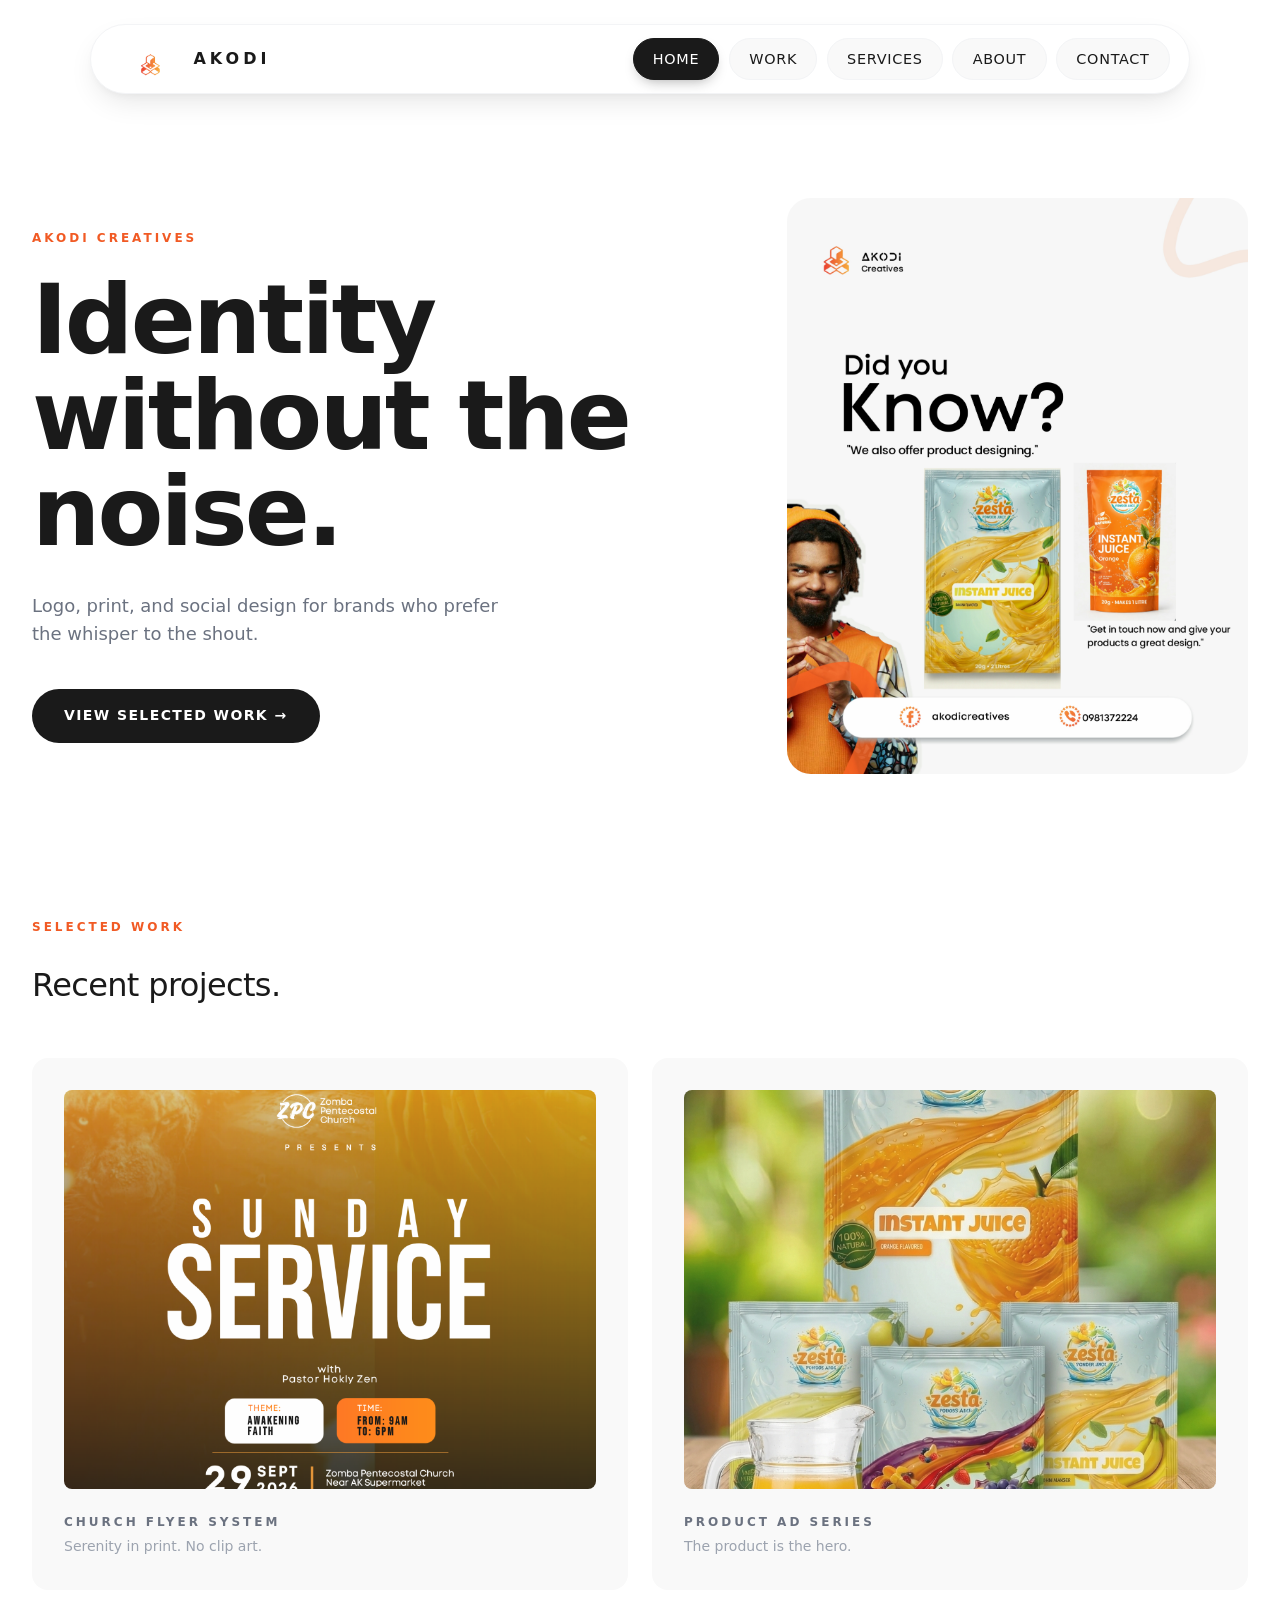
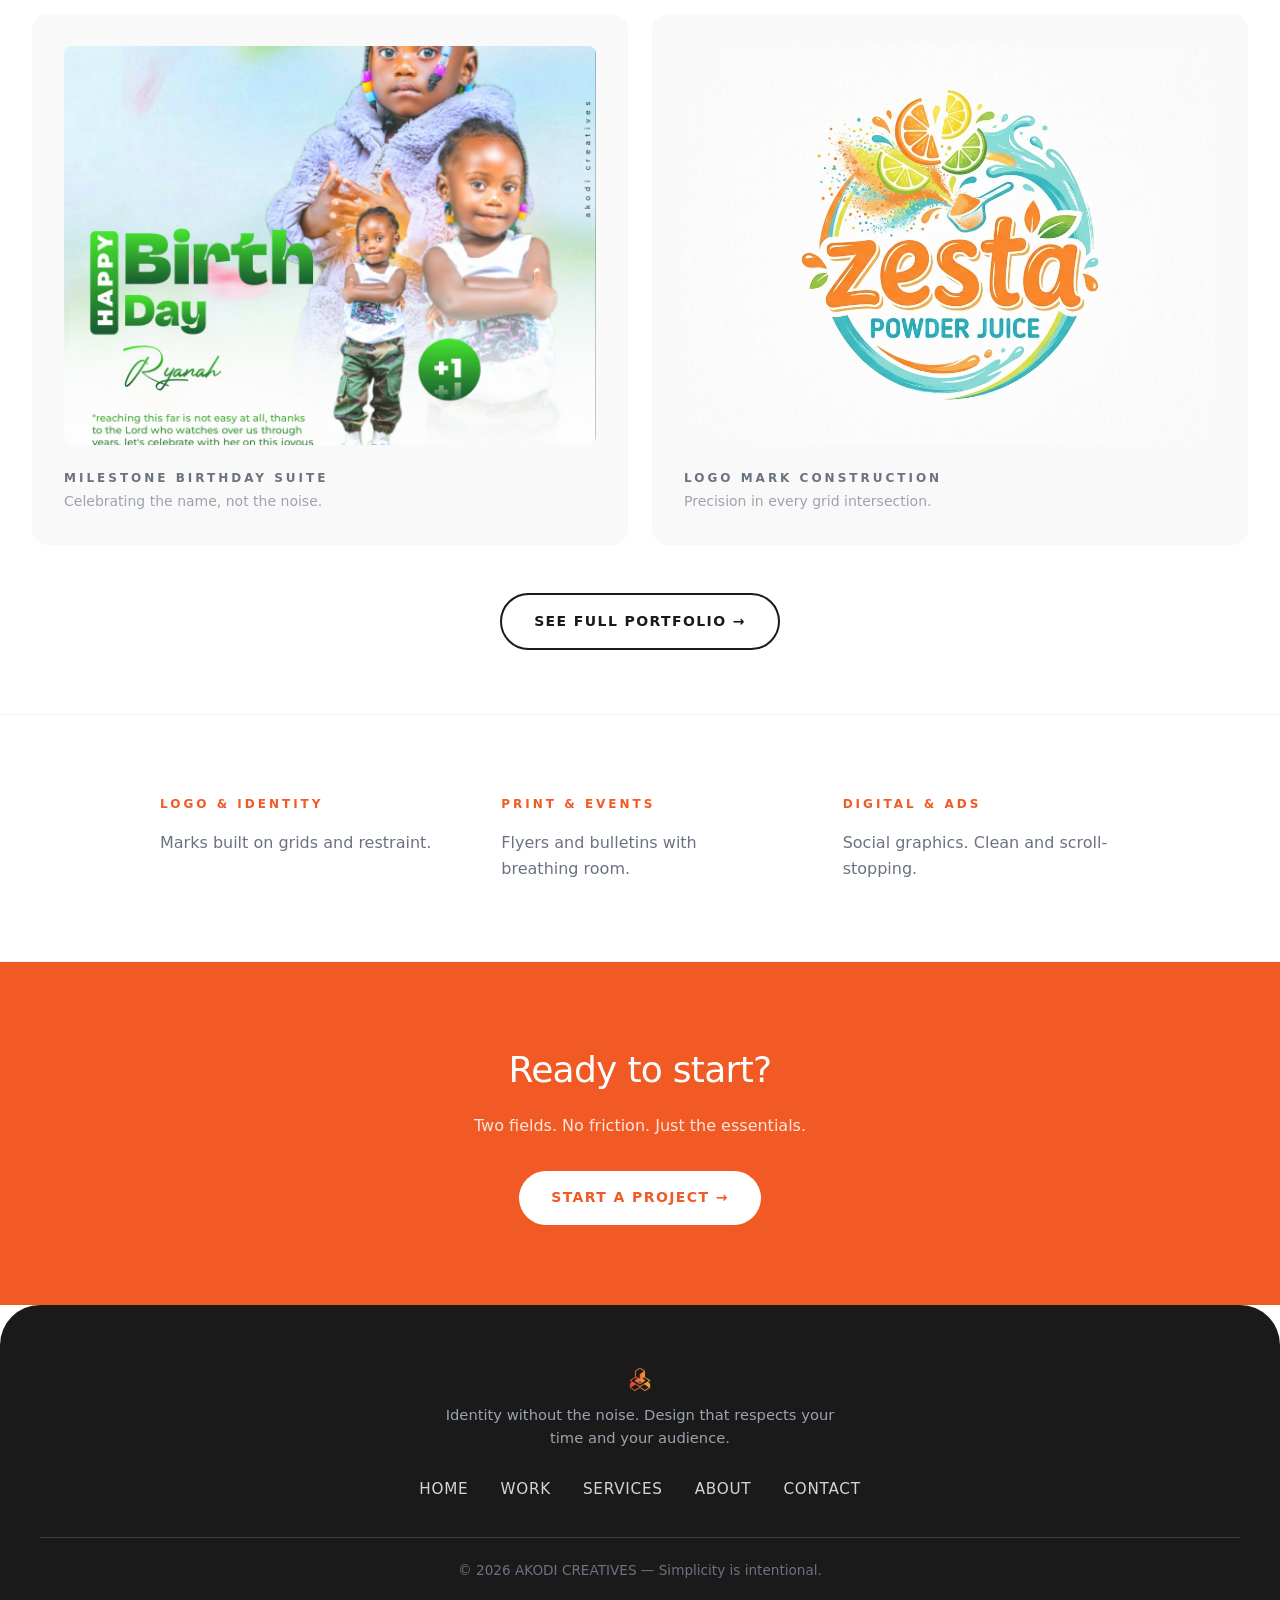
<file: index.html>
<!DOCTYPE html>
<html lang="en">
<head>
    <meta charset="UTF-8">
    <meta name="viewport" content="width=device-width, initial-scale=1.0">
    <title>AKODI CREATIVES — Home</title>
    <link rel="shortcut icon" href="Images/akodi-logo.png" type="image/x-icon">
    <link rel="stylesheet" href="css/style.css">
</head>
<body>

    <!-- ================= NAVBAR ================= -->
    <div class="nav-wrapper">
        <nav class="navbar">
            <a href="index.html" class="logo">
                <img src="images/akodi-logo.png" alt="AKODI logo">
                <span class="logo-text">AKODI</span>
            </a>
            <div class="nav-links">
                <a href="index.html" class="nav-link active">Home</a>
                <a href="work.html" class="nav-link">Work</a>
                <a href="services.html" class="nav-link">Services</a>
                <a href="about.html" class="nav-link">About</a>
                <a href="contact.html" class="nav-link">Contact</a>
            </div>
        </nav>
    </div>

    <!-- ================= HERO ================= -->
    <section class="hero">
        <div class="hero-inner">
            <div class="hero-text">
                <p class="eyebrow">AKODI CREATIVES</p>
                <h1>Identity<br>without the<br>noise.</h1>
                <p class="hero-sub">Logo, print, and social design for brands who prefer the whisper to the shout.</p>
                <a href="work.html" class="btn">View Selected Work →</a>
            </div>
            <div class="hero-visual">
                <img src="images/hero-image.jpg" alt="AKODI hero" class="hero-img">
            </div>
        </div>
    </section>

    <!-- ================= FEATURED WORK ================= -->
    <section class="featured">
        <div class="featured-inner">
            <div class="featured-header">
                <p class="eyebrow">SELECTED WORK</p>
                <h2>Recent projects.</h2>
            </div>

            <div class="featured-grid">
                <div class="card">
                    <img src="images/work-church-flyer.png" alt="Church Flyer System" class="card-img">
                    <p class="card-label">Church Flyer System</p>
                    <p class="card-desc">Serenity in print. No clip art.</p>
                </div>

                <div class="card">
                    <img src="images/work-product-ad.jpeg" alt="Product Ad Series" class="card-img">
                    <p class="card-label">Product Ad Series</p>
                    <p class="card-desc">The product is the hero.</p>
                </div>

                <div class="card">
                    <img src="images/work-birthday-suite.JPG" alt="Milestone Birthday Suite" class="card-img">
                    <p class="card-label">Milestone Birthday Suite</p>
                    <p class="card-desc">Celebrating the name, not the noise.</p>
                </div>

                <div class="card">
                    <img src="images/work-logo-mark.jpeg" alt="Logo Mark Construction" class="card-img">
                    <p class="card-label">Logo Mark Construction</p>
                    <p class="card-desc">Precision in every grid intersection.</p>
                </div>
            </div>

            <div class="featured-cta">
                <a href="work.html" class="btn-outline">See Full Portfolio →</a>
            </div>
        </div>
    </section>

    <!-- ================= SERVICES OVERVIEW ================= -->
    <section class="services-overview">
        <div class="services-inner">
            <div class="services-col">
                <h3>LOGO & IDENTITY</h3>
                <p>Marks built on grids and restraint.</p>
            </div>
            <div class="services-col">
                <h3>PRINT & EVENTS</h3>
                <p>Flyers and bulletins with breathing room.</p>
            </div>
            <div class="services-col">
                <h3>DIGITAL & ADS</h3>
                <p>Social graphics. Clean and scroll-stopping.</p>
            </div>
        </div>
    </section>

    <!-- ================= CTA ================= -->
    <section class="cta-band">
        <div class="cta-inner">
            <h2>Ready to start?</h2>
            <p>Two fields. No friction. Just the essentials.</p>
            <a href="contact.html" class="btn-light">Start a Project →</a>
        </div>
    </section>

    <!-- ================= FOOTER ================= -->
    <footer class="footer">
        <div class="footer-content">
            <div class="footer-brand">
                <img src="images/akodi-logo-white.png" alt="AKODI logo" class="footer-logo">
                <p>Identity without the noise. Design that respects your time and your audience.</p>
            </div>

            <div class="footer-links">
                <a href="index.html">Home</a>
                <a href="work.html">Work</a>
                <a href="services.html">Services</a>
                <a href="about.html">About</a>
                <a href="contact.html">Contact</a>
            </div>

            <p class="footer-copy">© 2026 AKODI CREATIVES — Simplicity is intentional.</p>
        </div>
    </footer>

</body>
</html>
</file>
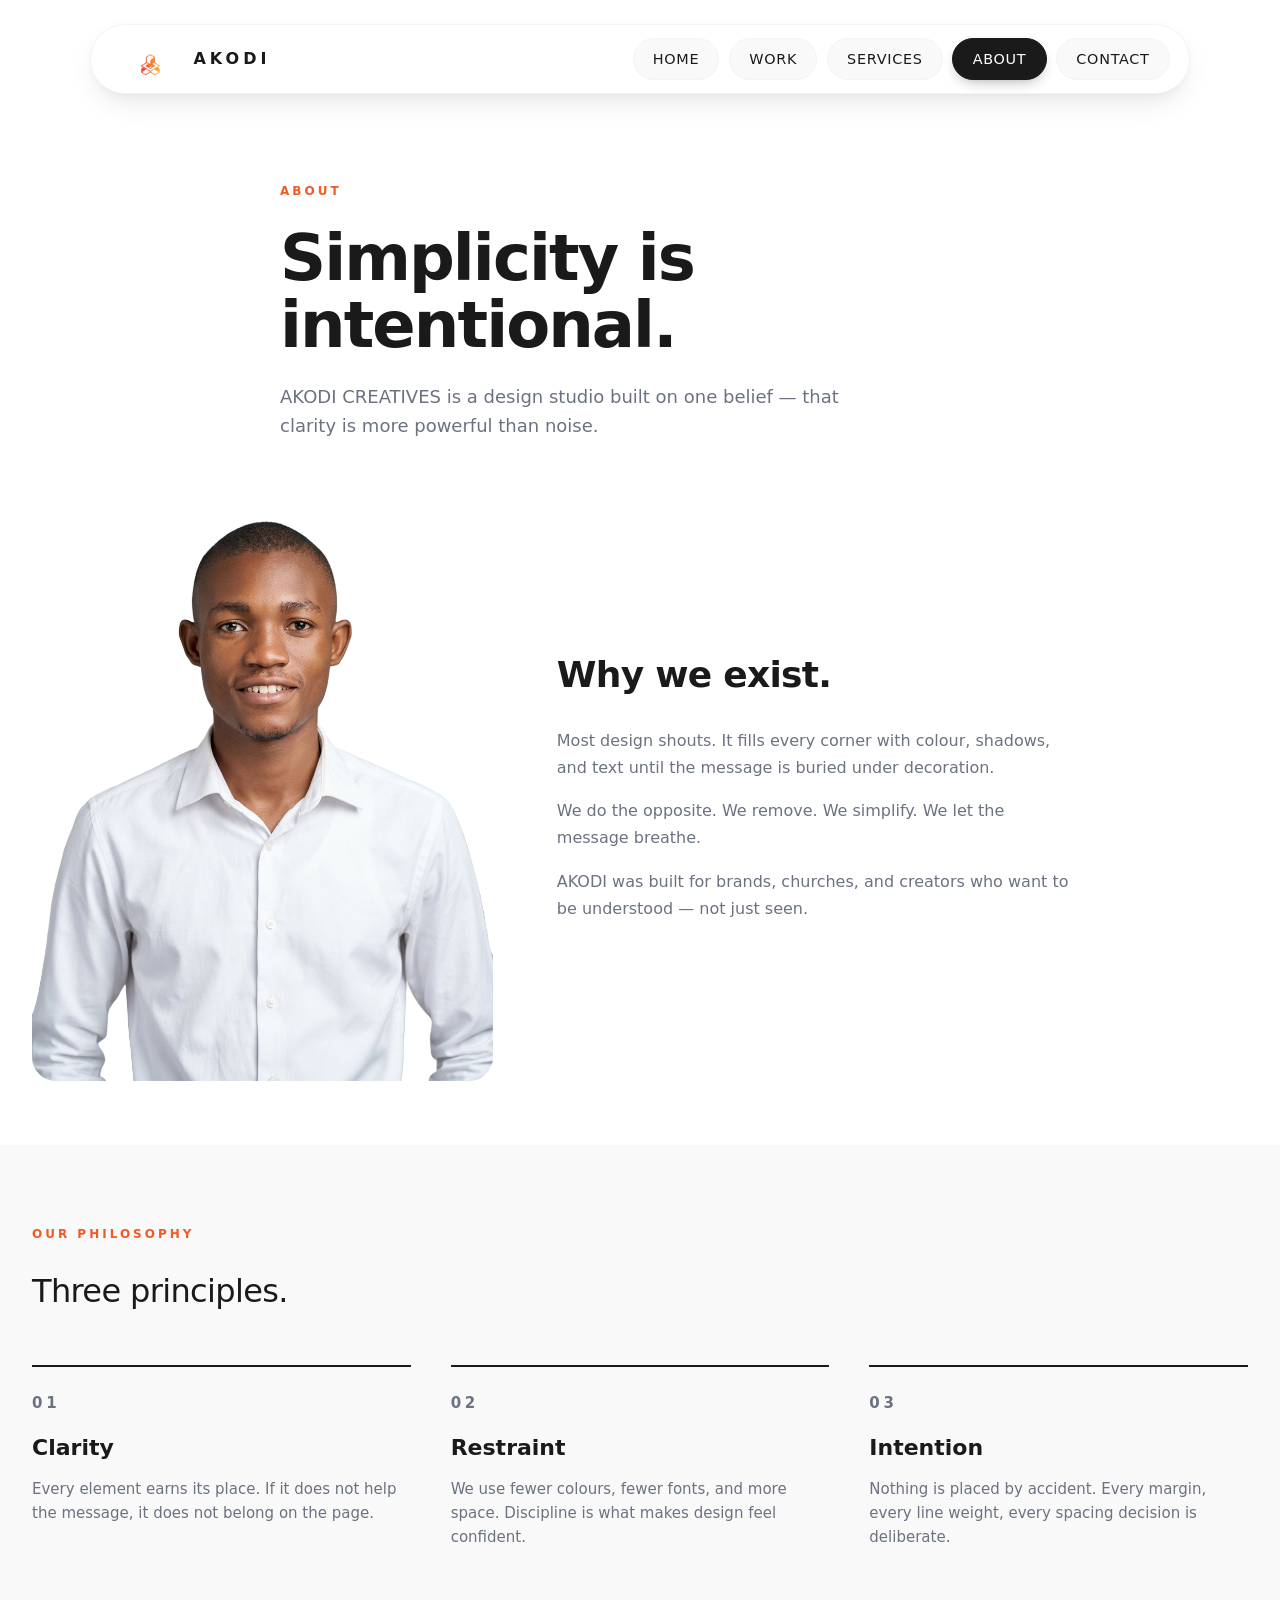
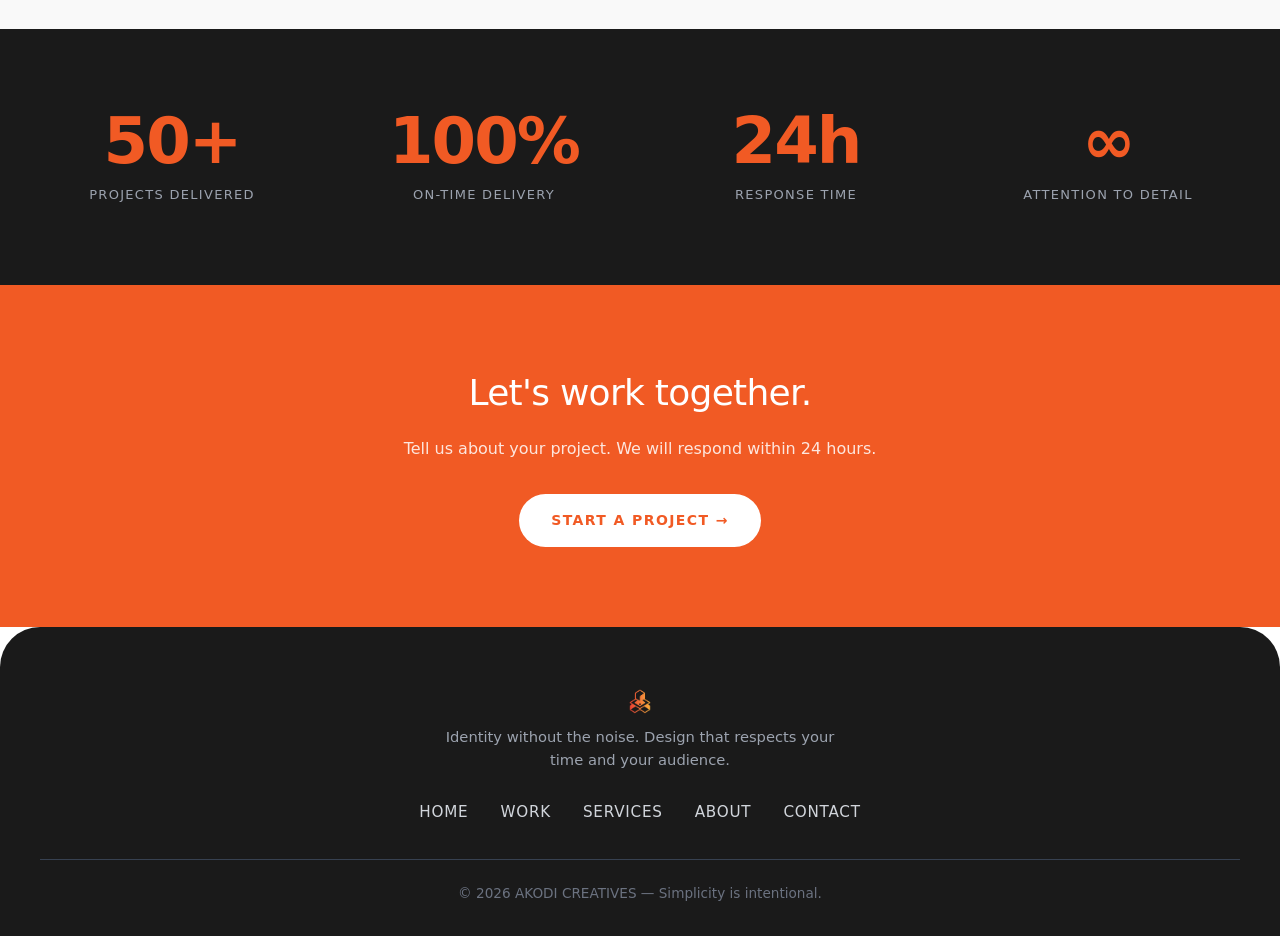
<file: about.html>
<!DOCTYPE html>
<html lang="en">
<head>
    <meta charset="UTF-8">
    <meta name="viewport" content="width=device-width, initial-scale=1.0">
    <title>AKODI CREATIVES — About</title>
    <link rel="shortcut icon" href="images/akodi-logo.png" type="image/x-icon">
    <link rel="stylesheet" href="css/style.css">
</head>
<body>

    <!-- ================= NAVBAR ================= -->
    <div class="nav-wrapper">
        <nav class="navbar">
            <a href="index.html" class="logo">
                <img src="images/akodi-logo.png" alt="AKODI logo">
                <span class="logo-text">AKODI</span>
            </a>
            <div class="nav-links">
                <a href="index.html" class="nav-link">Home</a>
                <a href="work.html" class="nav-link">Work</a>
                <a href="services.html" class="nav-link">Services</a>
                <a href="about.html" class="nav-link active">About</a>
                <a href="contact.html" class="nav-link">Contact</a>
            </div>
        </nav>
    </div>

    <!-- ================= PAGE HEADER ================= -->
    <section class="page-header">
        <div class="page-header-inner">
            <p class="eyebrow">ABOUT</p>
            <h1>Simplicity is intentional.</h1>
            <p class="page-sub">AKODI CREATIVES is a design studio built on one belief — that clarity is more powerful than noise.</p>
        </div>
    </section>

    <!-- ================= ABOUT INTRO ================= -->
    <section class="about-intro">
        <div class="about-intro-inner">
            <div class="about-image">
                <img src="images/about-portrait.png" alt="AKODI founder portrait">
            </div>
            <div class="about-text">
                <h2>Why we exist.</h2>
                <p>Most design shouts. It fills every corner with colour, shadows, and text until the message is buried under decoration.</p>
                <p>We do the opposite. We remove. We simplify. We let the message breathe.</p>
                <p>AKODI was built for brands, churches, and creators who want to be understood — not just seen.</p>
            </div>
        </div>
    </section>

    <!-- ================= PHILOSOPHY ================= -->
    <section class="philosophy">
        <div class="philosophy-inner">
            <p class="eyebrow">OUR PHILOSOPHY</p>
            <h2>Three principles.</h2>

            <div class="philosophy-grid">
                <div class="philosophy-item">
                    <p class="philosophy-num">01</p>
                    <h3>Clarity</h3>
                    <p>Every element earns its place. If it does not help the message, it does not belong on the page.</p>
                </div>
                <div class="philosophy-item">
                    <p class="philosophy-num">02</p>
                    <h3>Restraint</h3>
                    <p>We use fewer colours, fewer fonts, and more space. Discipline is what makes design feel confident.</p>
                </div>
                <div class="philosophy-item">
                    <p class="philosophy-num">03</p>
                    <h3>Intention</h3>
                    <p>Nothing is placed by accident. Every margin, every line weight, every spacing decision is deliberate.</p>
                </div>
            </div>
        </div>
    </section>

    <!-- ================= STATS ================= -->
    <section class="stats">
        <div class="stats-inner">
            <div class="stat-item">
                <p class="stat-number">50+</p>
                <p class="stat-label">Projects delivered</p>
            </div>
            <div class="stat-item">
                <p class="stat-number">100%</p>
                <p class="stat-label">On-time delivery</p>
            </div>
            <div class="stat-item">
                <p class="stat-number">24h</p>
                <p class="stat-label">Response time</p>
            </div>
            <div class="stat-item">
                <p class="stat-number">∞</p>
                <p class="stat-label">Attention to detail</p>
            </div>
        </div>
    </section>

    <!-- ================= CTA ================= -->
    <section class="cta-band">
        <div class="cta-inner">
            <h2>Let's work together.</h2>
            <p>Tell us about your project. We will respond within 24 hours.</p>
            <a href="contact.html" class="btn-light">Start a Project →</a>
        </div>
    </section>

    <!-- ================= FOOTER ================= -->
    <footer class="footer">
        <div class="footer-content">
            <div class="footer-brand">
                <img src="images/akodi-logo-white.png" alt="AKODI logo" class="footer-logo">
                <p>Identity without the noise. Design that respects your time and your audience.</p>
            </div>

            <div class="footer-links">
                <a href="index.html">Home</a>
                <a href="work.html">Work</a>
                <a href="services.html">Services</a>
                <a href="about.html">About</a>
                <a href="contact.html">Contact</a>
            </div>

            <p class="footer-copy">© 2026 AKODI CREATIVES — Simplicity is intentional.</p>
        </div>
    </footer>

</body>
</html>
</file>
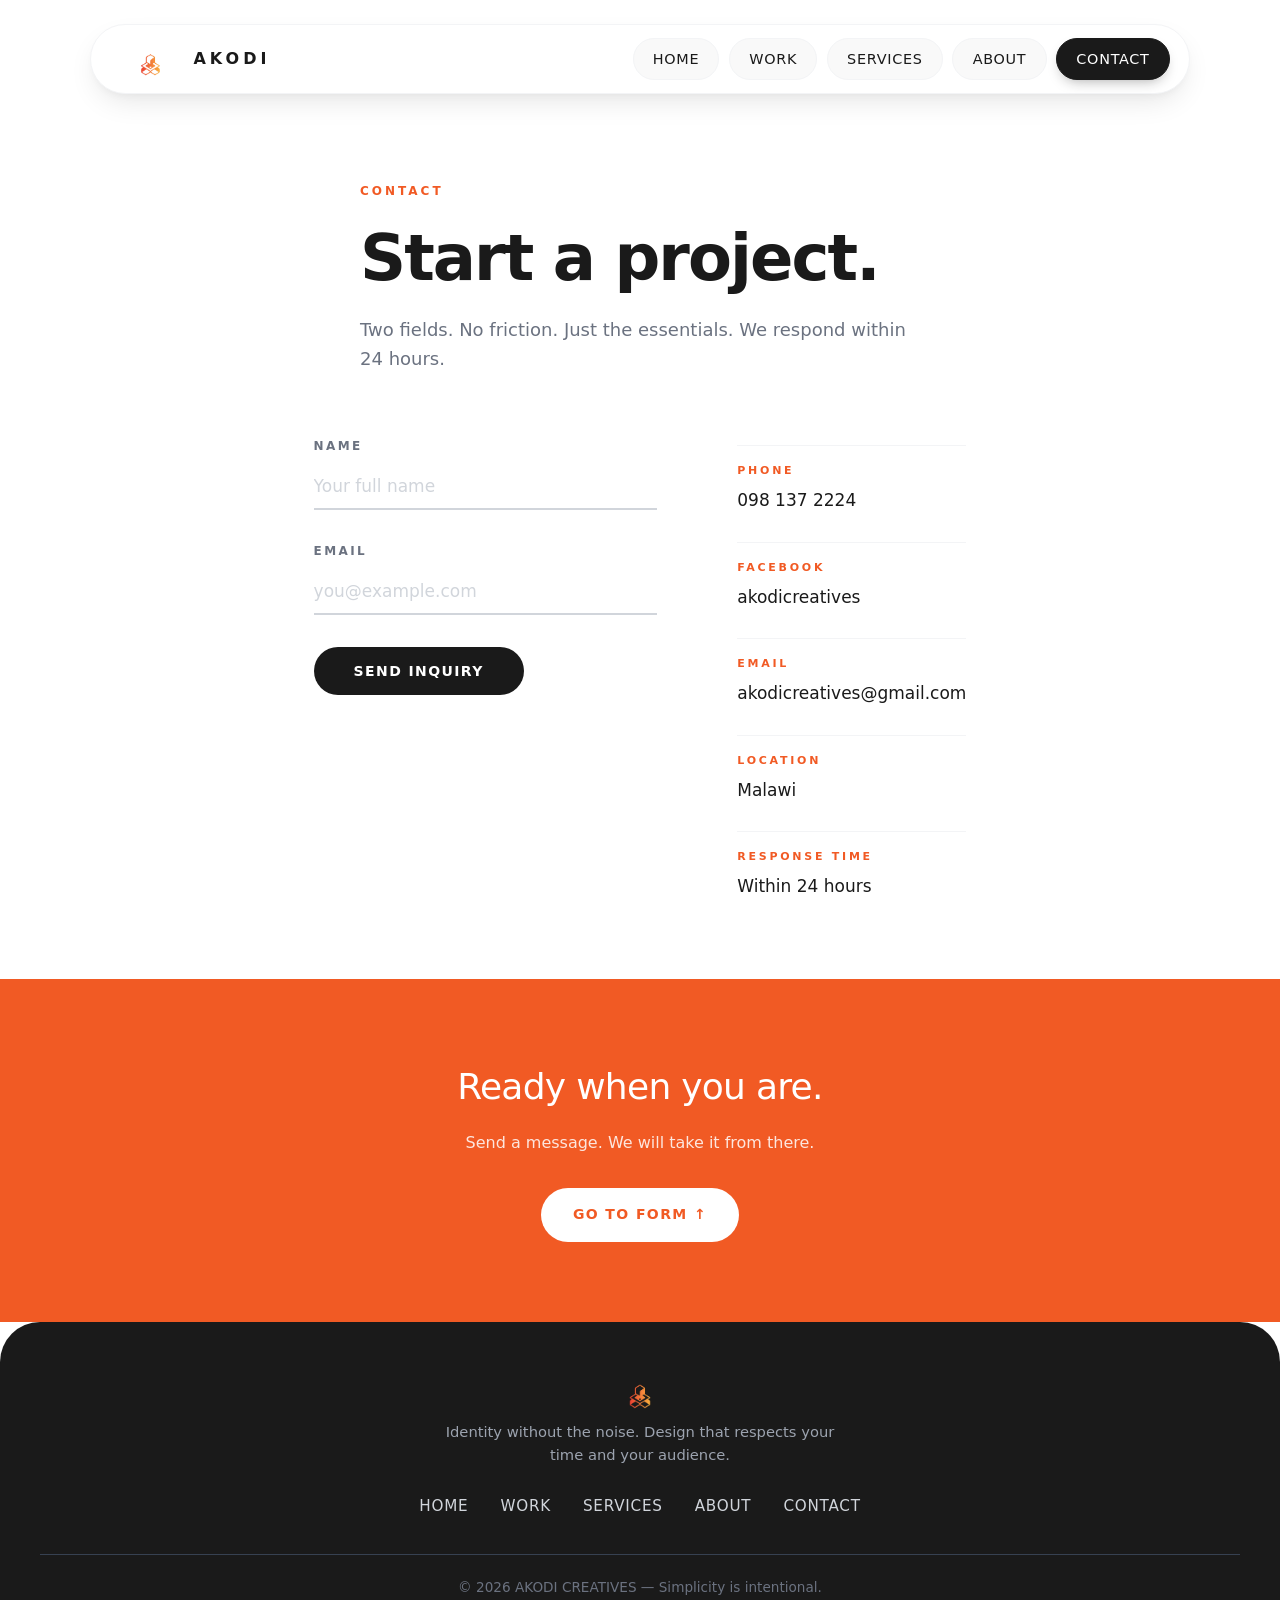
<file: contact.html>
<!DOCTYPE html>
<html lang="en">
<head>
    <meta charset="UTF-8">
    <meta name="viewport" content="width=device-width, initial-scale=1.0">
    <title>AKODI CREATIVES — Contact</title>
    <link rel="shortcut icon" href="images/akodi-logo.png" type="image/x-icon">
    <link rel="stylesheet" href="css/style.css">
</head>
<body>

    <!-- ================= NAVBAR ================= -->
    <div class="nav-wrapper">
        <nav class="navbar">
            <a href="index.html" class="logo">
                <img src="images/akodi-logo.png" alt="AKODI logo">
                <span class="logo-text">AKODI</span>
            </a>
            <div class="nav-links">
                <a href="index.html" class="nav-link">Home</a>
                <a href="work.html" class="nav-link">Work</a>
                <a href="services.html" class="nav-link">Services</a>
                <a href="about.html" class="nav-link">About</a>
                <a href="contact.html" class="nav-link active">Contact</a>
            </div>
        </nav>
    </div>

    <!-- ================= PAGE HEADER ================= -->
    <section class="page-header">
        <div class="page-header-inner">
            <p class="eyebrow">CONTACT</p>
            <h1>Start a project.</h1>
            <p class="page-sub">Two fields. No friction. Just the essentials. We respond within 24 hours.</p>
        </div>
    </section>

    <!-- ================= CONTACT SECTION ================= -->
    <section class="contact-section">
        <div class="contact-inner">

            <!-- LEFT: FORM -->
            <div class="contact-form-wrap">
                <form class="contact-form" onsubmit="event.preventDefault(); handleSubmit();">

                    <div class="form-group">
                        <label for="name">Name</label>
                        <input type="text" id="name" name="name" required placeholder="Your full name">
                    </div>

                    <div class="form-group">
                        <label for="email">Email</label>
                        <input type="email" id="email" name="email" required placeholder="you@example.com" oninput="checkEmail(this)">
                    </div>

                    <div class="form-group hidden" id="messageGroup">
                        <label for="message">Project Details <span class="label-light">(optional)</span></label>
                        <textarea id="message" name="message" rows="4" placeholder="Tell us about your project..."></textarea>
                    </div>

                    <button type="submit" id="submitBtn" class="btn-submit">Send Inquiry</button>

                    <p class="form-status" id="formStatus"></p>
                </form>
            </div>

            <!-- RIGHT: CONTACT INFO -->
            <div class="contact-info">
                <div class="info-block">
                    <p class="info-label">Phone</p>
                    <p class="info-value">098 137 2224</p>
                </div>

                <div class="info-block">
                    <p class="info-label">Facebook</p>
                    <p class="info-value"><a href="https://www.facebook.com/profile.php?id=61559248915673">akodicreatives</a></p>
                </div>

                <div class="info-block">
                    <p class="info-label">Email</p>
                    <p class="info-value">akodicreatives@gmail.com</p>
                </div>

                <div class="info-block">
                    <p class="info-label">Location</p>
                    <p class="info-value">Malawi</p>
                </div>

                <div class="info-block">
                    <p class="info-label">Response Time</p>
                    <p class="info-value">Within 24 hours</p>
                </div>
            </div>

        </div>
    </section>

    <!-- ================= CTA ================= -->
    <section class="cta-band">
        <div class="cta-inner">
            <h2>Ready when you are.</h2>
            <p>Send a message. We will take it from there.</p>
            <a href="#" class="btn-light" onclick="event.preventDefault(); document.getElementById('name').focus(); window.scrollTo({top: 400, behavior: 'smooth'});">Go to Form ↑</a>
        </div>
    </section>

    <!-- ================= FOOTER ================= -->
    <footer class="footer">
        <div class="footer-content">
            <div class="footer-brand">
                <img src="images/akodi-logo-white.png" alt="AKODI logo" class="footer-logo">
                <p>Identity without the noise. Design that respects your time and your audience.</p>
            </div>

            <div class="footer-links">
                <a href="index.html">Home</a>
                <a href="work.html">Work</a>
                <a href="services.html">Services</a>
                <a href="about.html">About</a>
                <a href="contact.html">Contact</a>
            </div>

            <p class="footer-copy">© 2026 AKODI CREATIVES — Simplicity is intentional.</p>
        </div>
    </footer>

    <!-- ================= PAGE SCRIPT ================= -->
    <script>
        function checkEmail(input) {
            var messageGroup = document.getElementById('messageGroup');
            if (input.value.indexOf('@') !== -1) {
                messageGroup.classList.remove('hidden');
            } else {
                messageGroup.classList.add('hidden');
            }
        }

        function handleSubmit() {
            var name = document.getElementById('name').value.trim();
            var email = document.getElementById('email').value.trim();
            var status = document.getElementById('formStatus');
            var btn = document.getElementById('submitBtn');

            if (!name || !email) {
                status.textContent = 'Please fill in both name and email.';
                status.style.color = '#E63946';
                return;
            }

            btn.textContent = 'Sending...';
            btn.disabled = true;

            setTimeout(function() {
                status.textContent = 'Thank you. We will respond within 24 hours.';
                status.style.color = '#F15A24';
                document.querySelector('.contact-form').reset();
                document.getElementById('messageGroup').classList.add('hidden');
                btn.textContent = 'Send Inquiry';
                btn.disabled = false;
            }, 1200);
        }
    </script>

</body>
</html>
</file>
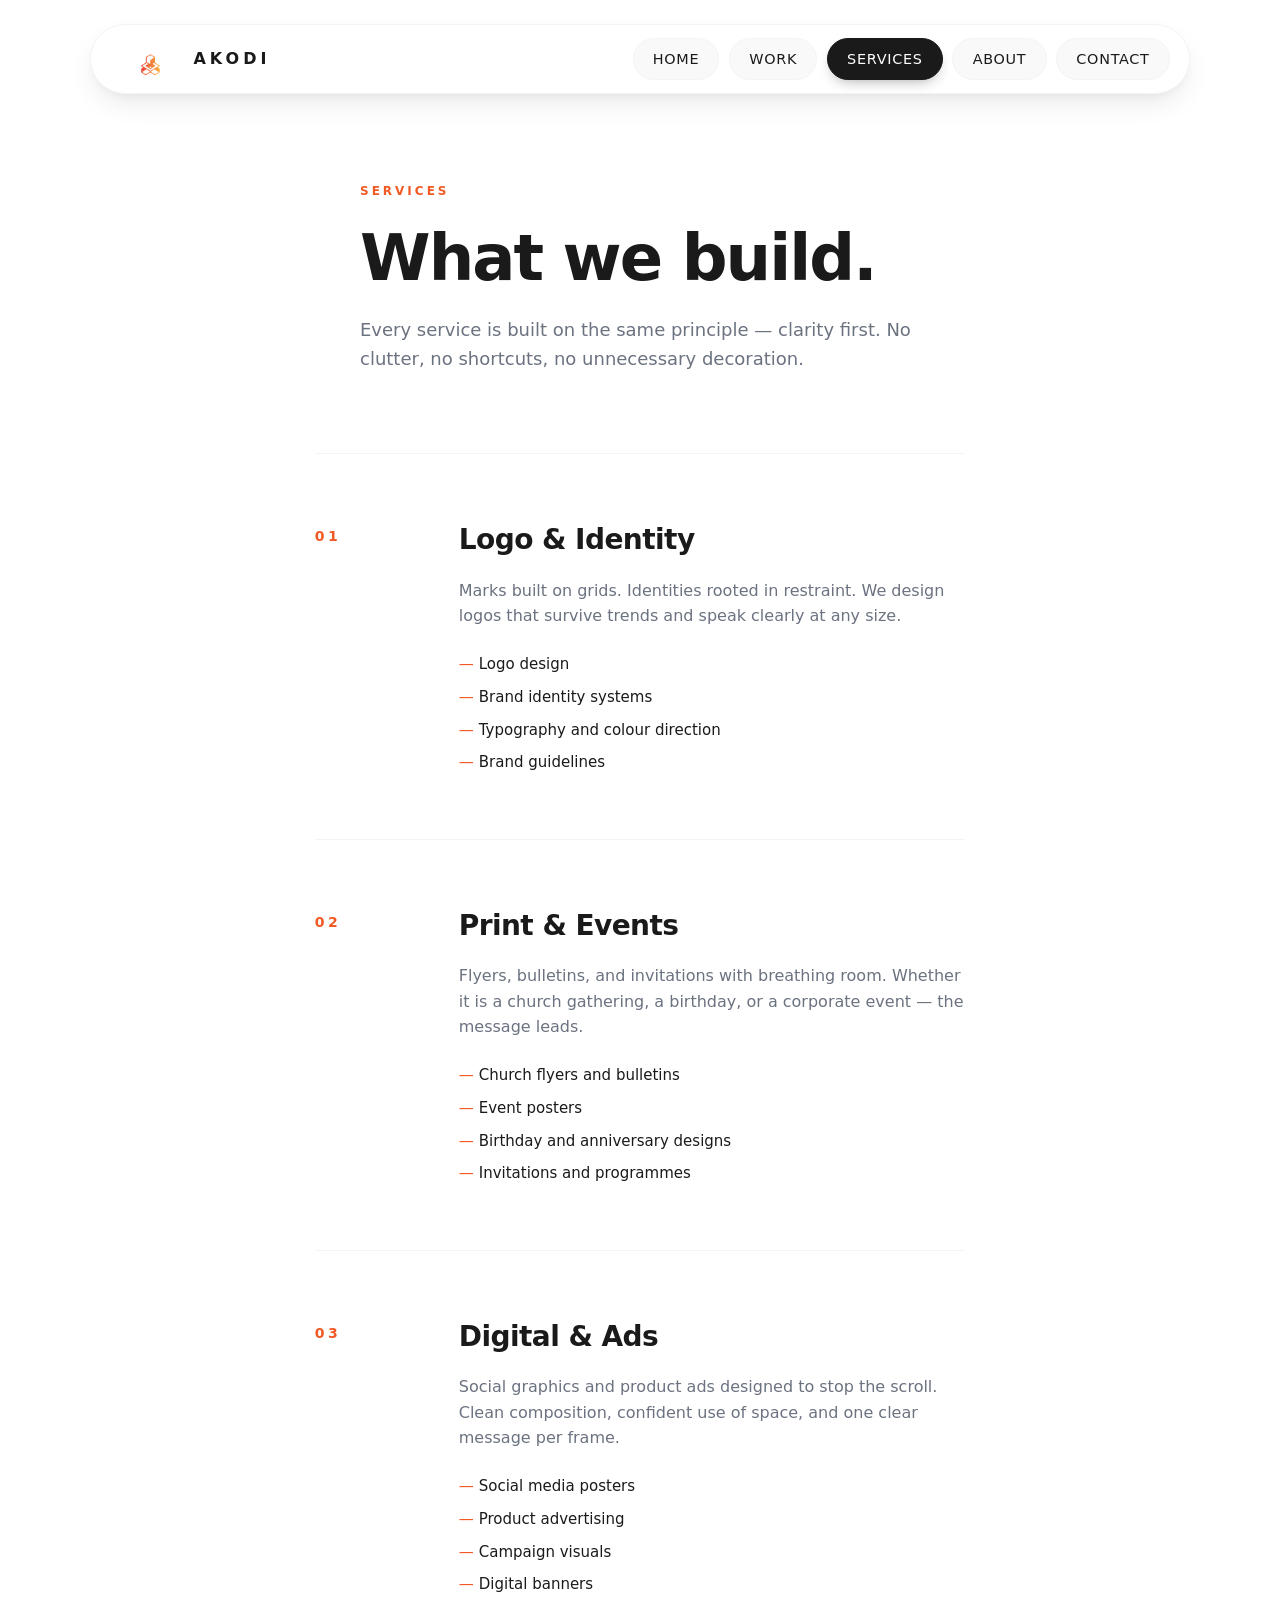
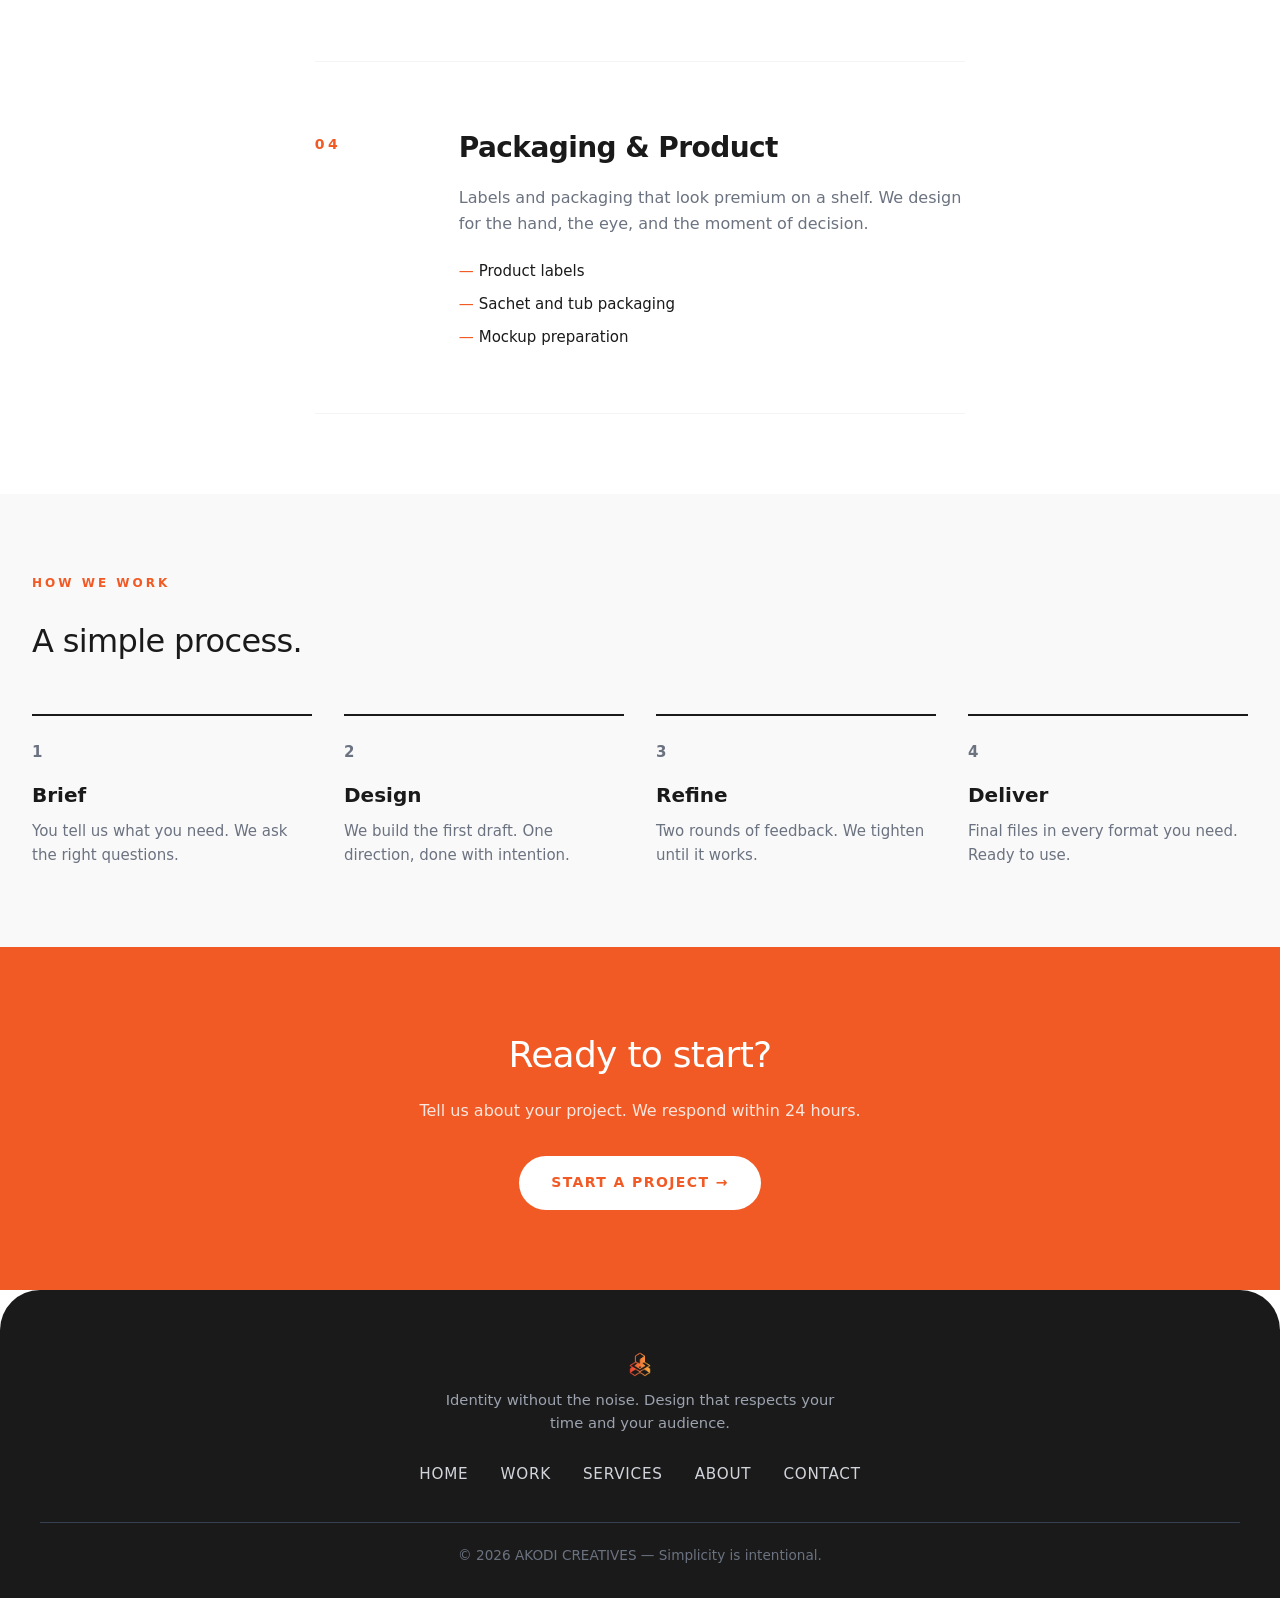
<file: services.html>
<!DOCTYPE html>
<html lang="en">
<head>
    <meta charset="UTF-8">
    <meta name="viewport" content="width=device-width, initial-scale=1.0">
    <title>AKODI CREATIVES — Services</title>
    <link rel="shortcut icon" href="images/akodi-logo.png" type="image/x-icon">
    <link rel="stylesheet" href="css/style.css">
</head>
<body>

    <!-- ================= NAVBAR ================= -->
    <div class="nav-wrapper">
        <nav class="navbar">
            <a href="index.html" class="logo">
                <img src="images/akodi-logo.png" alt="AKODI logo">
                <span class="logo-text">AKODI</span>
            </a>
            <div class="nav-links">
                <a href="index.html" class="nav-link">Home</a>
                <a href="work.html" class="nav-link">Work</a>
                <a href="services.html" class="nav-link active">Services</a>
                <a href="about.html" class="nav-link">About</a>
                <a href="contact.html" class="nav-link">Contact</a>
            </div>
        </nav>
    </div>

    <!-- ================= PAGE HEADER ================= -->
    <section class="page-header">
        <div class="page-header-inner">
            <p class="eyebrow">SERVICES</p>
            <h1>What we build.</h1>
            <p class="page-sub">Every service is built on the same principle — clarity first. No clutter, no shortcuts, no unnecessary decoration.</p>
        </div>
    </section>

    <!-- ================= SERVICES LIST ================= -->
    <section class="services-full">
        <div class="services-full-inner">

            <div class="service-block">
                <p class="service-number">01</p>
                <div class="service-content">
                    <h2>Logo & Identity</h2>
                    <p>Marks built on grids. Identities rooted in restraint. We design logos that survive trends and speak clearly at any size.</p>
                    <ul class="service-list">
                        <li>Logo design</li>
                        <li>Brand identity systems</li>
                        <li>Typography and colour direction</li>
                        <li>Brand guidelines</li>
                    </ul>
                </div>
            </div>

            <div class="service-block">
                <p class="service-number">02</p>
                <div class="service-content">
                    <h2>Print & Events</h2>
                    <p>Flyers, bulletins, and invitations with breathing room. Whether it is a church gathering, a birthday, or a corporate event — the message leads.</p>
                    <ul class="service-list">
                        <li>Church flyers and bulletins</li>
                        <li>Event posters</li>
                        <li>Birthday and anniversary designs</li>
                        <li>Invitations and programmes</li>
                    </ul>
                </div>
            </div>

            <div class="service-block">
                <p class="service-number">03</p>
                <div class="service-content">
                    <h2>Digital & Ads</h2>
                    <p>Social graphics and product ads designed to stop the scroll. Clean composition, confident use of space, and one clear message per frame.</p>
                    <ul class="service-list">
                        <li>Social media posters</li>
                        <li>Product advertising</li>
                        <li>Campaign visuals</li>
                        <li>Digital banners</li>
                    </ul>
                </div>
            </div>

            <div class="service-block">
                <p class="service-number">04</p>
                <div class="service-content">
                    <h2>Packaging & Product</h2>
                    <p>Labels and packaging that look premium on a shelf. We design for the hand, the eye, and the moment of decision.</p>
                    <ul class="service-list">
                        <li>Product labels</li>
                        <li>Sachet and tub packaging</li>
                        <li>Mockup preparation</li>
                    </ul>
                </div>
            </div>

        </div>
    </section>

    <!-- ================= PROCESS ================= -->
    <section class="process">
        <div class="process-inner">
            <p class="eyebrow">HOW WE WORK</p>
            <h2>A simple process.</h2>

            <div class="process-grid">
                <div class="process-step">
                    <p class="process-num">1</p>
                    <h3>Brief</h3>
                    <p>You tell us what you need. We ask the right questions.</p>
                </div>
                <div class="process-step">
                    <p class="process-num">2</p>
                    <h3>Design</h3>
                    <p>We build the first draft. One direction, done with intention.</p>
                </div>
                <div class="process-step">
                    <p class="process-num">3</p>
                    <h3>Refine</h3>
                    <p>Two rounds of feedback. We tighten until it works.</p>
                </div>
                <div class="process-step">
                    <p class="process-num">4</p>
                    <h3>Deliver</h3>
                    <p>Final files in every format you need. Ready to use.</p>
                </div>
            </div>
        </div>
    </section>

    <!-- ================= CTA ================= -->
    <section class="cta-band">
        <div class="cta-inner">
            <h2>Ready to start?</h2>
            <p>Tell us about your project. We respond within 24 hours.</p>
            <a href="contact.html" class="btn-light">Start a Project →</a>
        </div>
    </section>

    <!-- ================= FOOTER ================= -->
    <footer class="footer">
        <div class="footer-content">
            <div class="footer-brand">
                <img src="images/akodi-logo-white.png" alt="AKODI logo" class="footer-logo">
                <p>Identity without the noise. Design that respects your time and your audience.</p>
            </div>

            <div class="footer-links">
                <a href="index.html">Home</a>
                <a href="work.html">Work</a>
                <a href="services.html">Services</a>
                <a href="about.html">About</a>
                <a href="contact.html">Contact</a>
            </div>

            <p class="footer-copy">© 2026 AKODI CREATIVES — Simplicity is intentional.</p>
        </div>
    </footer>

</body>
</html>
</file>
<file: css/style.css>
/* ================= RESET ================= */
* {
    margin: 0;
    padding: 0;
    box-sizing: border-box;
}

html {
    scroll-behavior: smooth;
}

body {
    font-family: system-ui, -apple-system, BlinkMacSystemFont, 'Segoe UI', Roboto, 'Helvetica Neue', Arial, sans-serif;
    background: #FFFFFF;
    color: #1A1A1A;
    line-height: 1.55;
    display: flex;
    flex-direction: column;
    min-height: 100vh;
}

a {
    color: inherit;
    text-decoration: none;
}

img {
    width: 100%;
    display: block;
}

/* ================= NAVBAR ================= */
.nav-wrapper {
    display: flex;
    justify-content: center;
    width: 100%;
    padding: 1.5rem 1.5rem 0.5rem;
    position: sticky;
    top: 0;
    z-index: 50;
    background: #FFFFFF;
}

.navbar {
    background: #FFFFFF;
    border-radius: 60px;
    box-shadow:
        0 12px 30px -8px rgba(0, 0, 0, 0.12),
        0 4px 10px -4px rgba(0, 0, 0, 0.05);
    padding: 0.5rem 1.2rem 0.5rem 0.6rem;
    display: flex;
    flex-wrap: wrap;
    justify-content: space-between;
    align-items: center;
    gap: 0.8rem 1rem;
    max-width: 1100px;
    width: 100%;
    border: 1px solid #F3F4F6;
}

.logo {
    display: inline-flex;
    align-items: center;
    gap: 0.6rem;
    padding: 0.5rem 1rem;
    border-radius: 40px;
    transition: background 0.2s ease;
}

.logo:hover {
    background: #F9F9F9;
}

.logo img {
    height: 36px;
    width: auto;
    border-radius: 8px;
}

.logo-text {
    font-weight: 700;
    font-size: 1rem;
    letter-spacing: 0.25em;
    color: #1A1A1A;
    text-transform: uppercase;
    white-space: nowrap;
}

.nav-links {
    display: flex;
    flex-wrap: wrap;
    gap: 0.4rem 0.6rem;
    align-items: center;
}

.nav-link {
    display: inline-flex;
    align-items: center;
    justify-content: center;
    padding: 0.55rem 1.2rem;
    border-radius: 40px;
    font-weight: 500;
    font-size: 0.9rem;
    letter-spacing: 0.05em;
    text-transform: uppercase;
    color: #1A1A1A;
    background: #F9F9F9;
    transition: all 0.25s cubic-bezier(0.2, 0, 0, 1);
    border: 1px solid #F3F4F6;
    white-space: nowrap;
}

.nav-link:hover {
    transform: translateY(-2px);
    background: #1A1A1A;
    color: #FFFFFF;
    border-color: #1A1A1A;
    box-shadow: 0 10px 18px -10px rgba(0, 0, 0, 0.25);
}

.nav-link.active {
    background: #1A1A1A;
    color: #FFFFFF;
    border-color: #1A1A1A;
    box-shadow: 0 6px 14px -6px rgba(26, 26, 26, 0.4);
}

.nav-link:focus-visible {
    outline: 2px solid #F15A24;
    outline-offset: 2px;
}

/* ================= HERO ================= */
.hero {
    max-width: 1280px;
    margin: 0 auto;
    padding: 5rem 2rem 4rem;
}

.hero-inner {
    display: grid;
    grid-template-columns: 1fr;
    gap: 3rem;
    align-items: center;
}

.eyebrow {
    color: #F15A24;
    font-size: 12px;
    font-weight: 600;
    letter-spacing: 0.25em;
    text-transform: uppercase;
    margin-bottom: 1.5rem;
}

.hero h1 {
    font-size: 48px;
    font-weight: 700;
    line-height: 1;
    letter-spacing: -0.03em;
    margin-bottom: 2rem;
    color: #1A1A1A;
}

.hero-sub {
    color: #6B7280;
    font-size: 18px;
    max-width: 480px;
    line-height: 1.6;
    margin-bottom: 2.5rem;
}

.btn {
    display: inline-block;
    background: #1A1A1A;
    color: #FFFFFF;
    padding: 1rem 2rem;
    border-radius: 40px;
    font-size: 14px;
    font-weight: 600;
    letter-spacing: 0.1em;
    text-transform: uppercase;
    transition: background 0.2s ease, transform 0.2s ease;
}

.btn:hover {
    background: #F15A24;
    transform: translateY(-2px);
}

.hero-visual {
    display: flex;
    justify-content: center;
}

.hero-img {
    width: 100%;
    max-width: 480px;
    border-radius: 24px;
}

/* ================= FEATURED WORK ================= */
.featured {
    max-width: 1280px;
    margin: 0 auto;
    padding: 4rem 2rem;
}

.featured-header {
    margin-bottom: 3rem;
}

.featured-header h2 {
    font-size: 32px;
    font-weight: 300;
    letter-spacing: -0.02em;
    color: #1A1A1A;
}

.featured-grid {
    display: grid;
    grid-template-columns: 1fr;
    gap: 1.5rem;
}

.card {
    background: #F9F9F9;
    padding: 2rem;
    border-radius: 16px;
    transition: transform 0.3s ease;
}

.card:hover {
    transform: translateY(-4px);
}

.card-img {
    width: 100%;
    aspect-ratio: 4 / 3;
    object-fit: cover;
    border-radius: 8px;
    margin-bottom: 1.5rem;
    transition: opacity 0.3s ease;
    opacity: 0.9;
}

.card:hover .card-img {
    opacity: 1;
}

.card-label {
    font-size: 12px;
    font-weight: 600;
    letter-spacing: 0.25em;
    text-transform: uppercase;
    color: #6B7280;
}

.card-desc {
    font-size: 14px;
    color: #9CA3AF;
    margin-top: 0.25rem;
}

.featured-cta {
    margin-top: 3rem;
    text-align: center;
}

.btn-outline {
    display: inline-block;
    padding: 1rem 2rem;
    border-radius: 40px;
    border: 2px solid #1A1A1A;
    color: #1A1A1A;
    font-size: 14px;
    font-weight: 600;
    letter-spacing: 0.1em;
    text-transform: uppercase;
    transition: all 0.2s ease;
}

.btn-outline:hover {
    background: #1A1A1A;
    color: #FFFFFF;
}

/* ================= SERVICES OVERVIEW (HOME) ================= */
.services-overview {
    border-top: 1px solid #F3F4F6;
    border-bottom: 1px solid #F3F4F6;
    background: #FFFFFF;
    padding: 5rem 0;
}

.services-inner {
    max-width: 1024px;
    margin: 0 auto;
    padding: 0 2rem;
    display: grid;
    grid-template-columns: 1fr;
    gap: 3rem;
}

.services-col h3 {
    color: #F15A24;
    font-size: 12px;
    font-weight: 600;
    letter-spacing: 0.25em;
    text-transform: uppercase;
    margin-bottom: 1rem;
}

.services-col p {
    color: #6B7280;
    font-size: 16px;
    line-height: 1.6;
}

/* ================= PAGE HEADER ================= */
.page-header {
    max-width: 1280px;
    margin: 0 auto;
    padding: 5rem 2rem 2rem;
}

.page-header-inner {
    max-width: 720px;
}

.page-header h1 {
    font-size: 48px;
    font-weight: 700;
    line-height: 1.05;
    letter-spacing: -0.03em;
    margin-bottom: 1.5rem;
    color: #1A1A1A;
}

.page-sub {
    color: #6B7280;
    font-size: 18px;
    line-height: 1.6;
    max-width: 560px;
}

/* ================= WORK PAGE GRID ================= */
.work-section {
    max-width: 1280px;
    margin: 0 auto;
    padding: 3rem 2rem 5rem;
}

.work-inner {
    display: grid;
    grid-template-columns: 1fr;
    gap: 3rem;
}

.work-item {
    display: flex;
    flex-direction: column;
    gap: 1.5rem;
}

.work-item img {
    width: 100%;
    aspect-ratio: 4 / 3;
    object-fit: cover;
    border-radius: 16px;
    transition: transform 0.35s ease;
}

.work-item:hover img {
    transform: scale(1.02);
}

.work-item-info {
    padding-left: 0.25rem;
}

.work-label {
    color: #F15A24;
    font-size: 11px;
    font-weight: 600;
    letter-spacing: 0.25em;
    text-transform: uppercase;
    margin-bottom: 0.5rem;
}

.work-item-info h3 {
    font-size: 22px;
    font-weight: 600;
    letter-spacing: -0.01em;
    color: #1A1A1A;
    margin-bottom: 0.5rem;
}

.work-desc {
    font-size: 15px;
    color: #6B7280;
    line-height: 1.6;
    max-width: 480px;
}

/* ================= SERVICES FULL PAGE ================= */
.services-full {
    max-width: 1280px;
    margin: 0 auto;
    padding: 3rem 2rem 5rem;
}

.services-full-inner {
    display: flex;
    flex-direction: column;
    gap: 0;
}

.service-block {
    display: flex;
    flex-direction: column;
    gap: 1rem;
    padding: 3rem 0;
    border-top: 1px solid #F3F4F6;
}

.service-block:last-child {
    border-bottom: 1px solid #F3F4F6;
}

.service-number {
    font-size: 14px;
    font-weight: 600;
    letter-spacing: 0.25em;
    color: #F15A24;
}

.service-content h2 {
    font-size: 28px;
    font-weight: 600;
    letter-spacing: -0.02em;
    color: #1A1A1A;
    margin-bottom: 1rem;
}

.service-content p {
    font-size: 16px;
    color: #6B7280;
    line-height: 1.6;
    max-width: 560px;
    margin-bottom: 1.5rem;
}

.service-list {
    list-style: none;
    display: flex;
    flex-direction: column;
    gap: 0.6rem;
}

.service-list li {
    font-size: 15px;
    color: #1A1A1A;
    padding-left: 1.25rem;
    position: relative;
}

.service-list li::before {
    content: '—';
    position: absolute;
    left: 0;
    color: #F15A24;
}

/* ================= PROCESS ================= */
.process {
    background: #F9F9F9;
    padding: 5rem 2rem;
}

.process-inner {
    max-width: 1280px;
    margin: 0 auto;
}

.process h2 {
    font-size: 32px;
    font-weight: 300;
    letter-spacing: -0.02em;
    color: #1A1A1A;
    margin-bottom: 3rem;
}

.process-grid {
    display: grid;
    grid-template-columns: 1fr;
    gap: 2.5rem;
}

.process-step {
    border-top: 2px solid #1A1A1A;
    padding-top: 1.5rem;
}

.process-num {
    font-size: 13px;
    font-weight: 600;
    letter-spacing: 0.25em;
    color: #F15A24;
    margin-bottom: 1rem;
}

.process-step h3 {
    font-size: 20px;
    font-weight: 600;
    color: #1A1A1A;
    margin-bottom: 0.5rem;
}

.process-step p {
    font-size: 15px;
    color: #6B7280;
    line-height: 1.6;
}

/* ================= ABOUT INTRO ================= */
.about-intro {
    max-width: 1280px;
    margin: 0 auto;
    padding: 2rem 2rem 4rem;
}

.about-intro-inner {
    display: grid;
    grid-template-columns: 1fr;
    gap: 3rem;
    align-items: center;
}

.about-image img {
    width: 100%;
    aspect-ratio: 4 / 5;
    object-fit: cover;
    border-radius: 24px;
}

.about-text h2 {
    font-size: 28px;
    font-weight: 600;
    letter-spacing: -0.02em;
    color: #1A1A1A;
    margin-bottom: 1.5rem;
}

.about-text p {
    font-size: 16px;
    color: #6B7280;
    line-height: 1.7;
    margin-bottom: 1rem;
    max-width: 520px;
}

/* ================= PHILOSOPHY ================= */
.philosophy {
    background: #F9F9F9;
    padding: 5rem 2rem;
}

.philosophy-inner {
    max-width: 1280px;
    margin: 0 auto;
}

.philosophy h2 {
    font-size: 32px;
    font-weight: 300;
    letter-spacing: -0.02em;
    color: #1A1A1A;
    margin-bottom: 3rem;
}

.philosophy-grid {
    display: grid;
    grid-template-columns: 1fr;
    gap: 2.5rem;
}

.philosophy-item {
    border-top: 2px solid #1A1A1A;
    padding-top: 1.5rem;
}

.philosophy-num {
    font-size: 13px;
    font-weight: 600;
    letter-spacing: 0.25em;
    color: #F15A24;
    margin-bottom: 1rem;
}

.philosophy-item h3 {
    font-size: 22px;
    font-weight: 600;
    color: #1A1A1A;
    margin-bottom: 0.75rem;
}

.philosophy-item p {
    font-size: 15px;
    color: #6B7280;
    line-height: 1.6;
}

/* ================= STATS ================= */
.stats {
    background: #1A1A1A;
    color: #FFFFFF;
    padding: 5rem 2rem;
}

.stats-inner {
    max-width: 1280px;
    margin: 0 auto;
    display: grid;
    grid-template-columns: 1fr 1fr;
    gap: 3rem 2rem;
    text-align: center;
}

.stat-number {
    font-size: 48px;
    font-weight: 700;
    letter-spacing: -0.03em;
    color: #F15A24;
    line-height: 1;
    margin-bottom: 0.75rem;
}

.stat-label {
    font-size: 13px;
    font-weight: 500;
    letter-spacing: 0.1em;
    text-transform: uppercase;
    color: #9CA3AF;
}

/* ================= CONTACT PAGE ================= */
.contact-section {
    max-width: 1280px;
    margin: 0 auto;
    padding: 2rem 2rem 5rem;
}

.contact-inner {
    display: grid;
    grid-template-columns: 1fr;
    gap: 4rem;
}

.contact-form {
    display: flex;
    flex-direction: column;
    gap: 2rem;
}

.form-group {
    display: flex;
    flex-direction: column;
    gap: 0.5rem;
}

.form-group.hidden {
    display: none;
}

.form-group label {
    font-size: 12px;
    font-weight: 600;
    letter-spacing: 0.2em;
    text-transform: uppercase;
    color: #6B7280;
}

.label-light {
    color: #9CA3AF;
    font-weight: 400;
    letter-spacing: 0.05em;
    text-transform: none;
}

.contact-form input,
.contact-form textarea {
    width: 100%;
    background: transparent;
    border: none;
    border-bottom: 2px solid #D1D5DB;
    padding: 0.75rem 0;
    color: #1A1A1A;
    font-size: 17px;
    font-family: inherit;
    outline: none;
    transition: border-color 0.2s ease;
    resize: none;
}

.contact-form input:focus,
.contact-form textarea:focus {
    border-bottom-color: #F15A24;
}

.contact-form input::placeholder,
.contact-form textarea::placeholder {
    color: #D1D5DB;
}

.btn-submit {
    align-self: flex-start;
    background: #1A1A1A;
    color: #FFFFFF;
    padding: 1rem 2.5rem;
    border: none;
    border-radius: 40px;
    font-size: 14px;
    font-weight: 600;
    letter-spacing: 0.1em;
    text-transform: uppercase;
    cursor: pointer;
    font-family: inherit;
    transition: background 0.2s ease, transform 0.2s ease;
}

.btn-submit:hover {
    background: #F15A24;
    transform: translateY(-2px);
}

.btn-submit:disabled {
    opacity: 0.6;
    cursor: not-allowed;
}

.form-status {
    font-size: 14px;
    color: #F15A24;
    min-height: 20px;
}

.contact-info {
    display: flex;
    flex-direction: column;
    gap: 1.75rem;
    padding-top: 0.5rem;
}

.info-block {
    border-top: 1px solid #F3F4F6;
    padding-top: 1rem;
}

.info-label {
    font-size: 11px;
    font-weight: 600;
    letter-spacing: 0.25em;
    text-transform: uppercase;
    color: #F15A24;
    margin-bottom: 0.5rem;
}

.info-value {
    font-size: 17px;
    color: #1A1A1A;
    font-weight: 500;
}

/* ================= CTA BAND ================= */
.cta-band {
    background: #F15A24;
    color: #FFFFFF;
    padding: 5rem 2rem;
    text-align: center;
}

.cta-inner h2 {
    font-size: 36px;
    font-weight: 300;
    letter-spacing: -0.02em;
    margin-bottom: 1rem;
}

.cta-inner p {
    color: rgba(255, 255, 255, 0.85);
    font-size: 16px;
    margin-bottom: 2rem;
}

.btn-light {
    display: inline-block;
    background: #FFFFFF;
    color: #F15A24;
    padding: 1rem 2rem;
    border-radius: 40px;
    font-size: 14px;
    font-weight: 600;
    letter-spacing: 0.1em;
    text-transform: uppercase;
    transition: transform 0.2s ease, box-shadow 0.2s ease;
}

.btn-light:hover {
    transform: translateY(-2px);
    box-shadow: 0 12px 24px -10px rgba(0, 0, 0, 0.25);
}

/* ================= FOOTER ================= */
.footer {
    background: #1A1A1A;
    color: #E5E7EB;
    padding: 3rem 1.5rem 2rem;
    border-radius: 40px 40px 0 0;
    margin-top: auto;
}

.footer-content {
    max-width: 1200px;
    margin: 0 auto;
    display: flex;
    flex-direction: column;
    gap: 1.8rem;
    text-align: center;
}

.footer-brand {
    display: flex;
    flex-direction: column;
    align-items: center;
    gap: 0.7rem;
}

.footer-logo {
    height: 40px;
    width: auto;
    border-radius: 8px;
}

.footer-brand p {
    font-size: 0.92rem;
    color: #9CA3AF;
    max-width: 420px;
}

.footer-links {
    display: flex;
    flex-wrap: wrap;
    justify-content: center;
    gap: 1.2rem 2rem;
}

.footer-links a {
    color: #D1D5DB;
    font-weight: 500;
    font-size: 0.95rem;
    letter-spacing: 0.05em;
    text-transform: uppercase;
    transition: color 0.2s ease;
    padding-bottom: 4px;
    border-bottom: 2px solid transparent;
}

.footer-links a:hover {
    color: #FFFFFF;
    border-bottom-color: #F15A24;
}

.footer-copy {
    font-size: 0.85rem;
    color: #6B7280;
    border-top: 1px solid #374151;
    padding-top: 1.4rem;
}

/* ================= MEDIA QUERIES ================= */
@media (min-width: 768px) {
    .hero {
        padding: 6rem 2rem 5rem;
    }

    .hero-inner {
        grid-template-columns: 3fr 2fr;
        gap: 4rem;
    }

    .hero h1 {
        font-size: 72px;
    }

    .hero-img {
        max-width: 100%;
    }

    .featured-grid {
        grid-template-columns: 1fr 1fr;
    }

    .services-inner {
        grid-template-columns: 1fr 1fr 1fr;
        gap: 4rem;
    }

    .page-header h1 {
        font-size: 64px;
    }

    .work-inner {
        grid-template-columns: 1fr 1fr;
        gap: 4rem 3rem;
    }

    .service-block {
        flex-direction: row;
        gap: 4rem;
        padding: 4rem 0;
    }

    .service-number {
        flex: 0 0 80px;
        padding-top: 0.5rem;
    }

    .service-content {
        flex: 1;
    }

    .process-grid {
        grid-template-columns: 1fr 1fr 1fr 1fr;
        gap: 2rem;
    }

    .about-intro-inner {
        grid-template-columns: 2fr 3fr;
        gap: 4rem;
    }

    .about-text h2 {
        font-size: 36px;
    }

    .philosophy-grid {
        grid-template-columns: 1fr 1fr 1fr;
        gap: 2.5rem;
    }

    .stats-inner {
        grid-template-columns: 1fr 1fr 1fr 1fr;
        gap: 2rem;
    }

    .stat-number {
        font-size: 64px;
    }

    .contact-inner {
        grid-template-columns: 3fr 2fr;
        gap: 5rem;
    }
}

@media (min-width: 1024px) {
    .hero h1 {
        font-size: 96px;
    }
}

@media (max-width: 768px) {
    .nav-wrapper {
        padding: 1rem 1rem 0.5rem;
    }

    .navbar {
        padding: 0.5rem 0.8rem;
    }

    .nav-link {
        padding: 0.5rem 0.9rem;
        font-size: 0.75rem;
    }

    .logo-text {
        font-size: 0.9rem;
    }

    .hero h1 {
        font-size: 40px;
    }

    .footer {
        border-radius: 24px 24px 0 0;
    }
}
</file>
